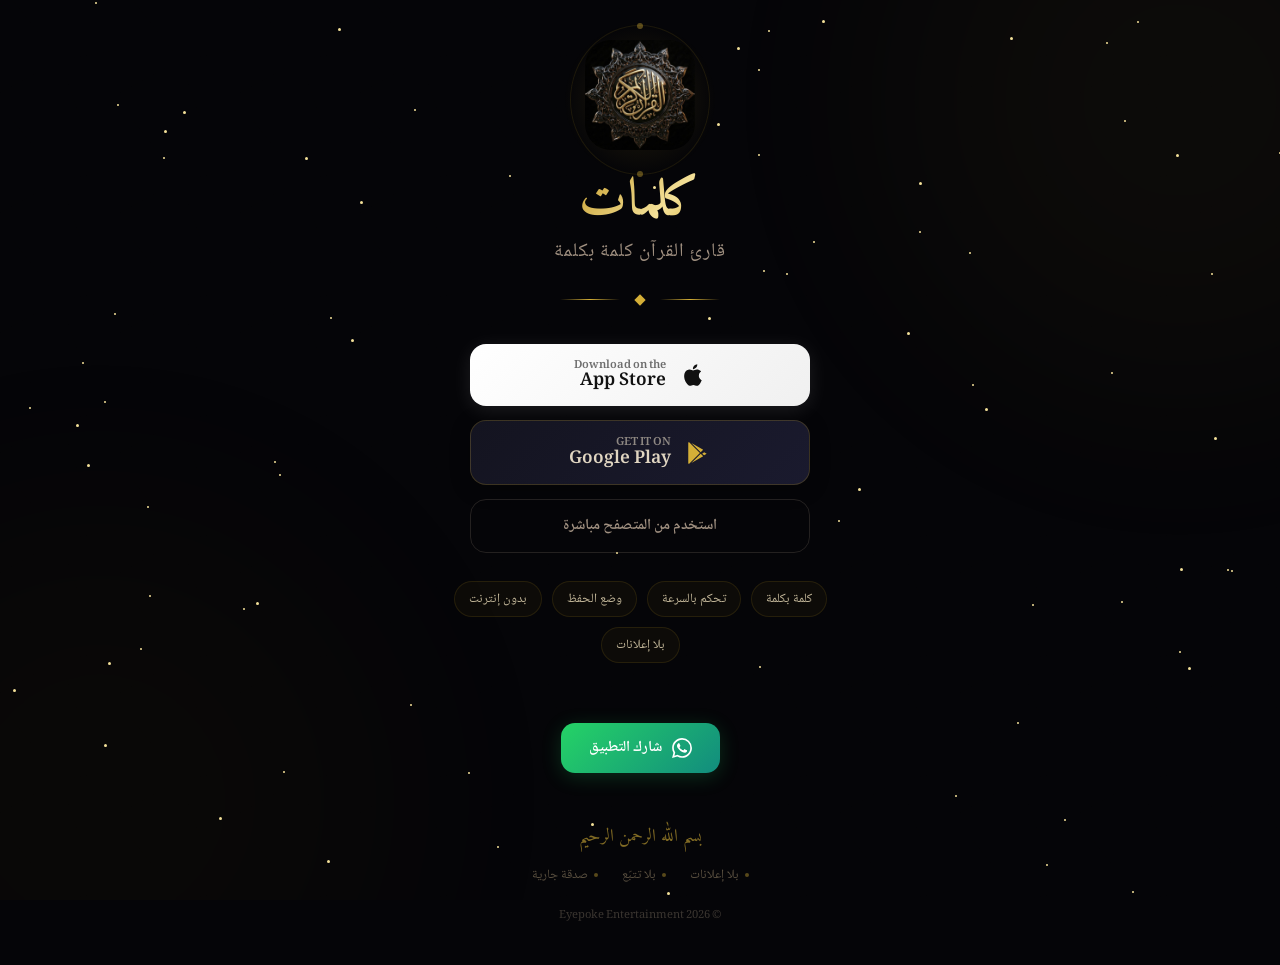
<file: download.html>
<!DOCTYPE html>
<html lang="ar" dir="rtl">
<head>
    <meta charset="UTF-8">
    <meta name="viewport" content="width=device-width, initial-scale=1.0">
    <title>كلمات - قارئ القرآن كلمة بكلمة | Kalimat</title>
    <meta name="description" content="اختم القرآن كاملاً في ٧ ساعات فقط بتقنية القراءة السريعة — كلمة بكلمة بسرعتك. بلا إعلانات ولا تتبّع. صدقة جارية.">
    <meta property="og:title" content="كلمات — أول تطبيق قراءة سريعة مصمم خصيصاً للقرآن الكريم">
    <meta property="og:description" content="اختم القرآن كاملاً في ٧ ساعات فقط بتقنية القراءة السريعة — كلمة بكلمة بسرعتك. بلا إعلانات ولا تتبّع. صدقة جارية.">
    <meta property="og:image" content="https://quranic-reader.vercel.app/og-image.jpg">
    <meta property="og:image:width" content="1200">
    <meta property="og:image:height" content="630">
    <meta property="og:url" content="https://quranic-reader.vercel.app/download.html">
    <meta property="og:type" content="website">
    <link href="https://fonts.googleapis.com/css2?family=Amiri:wght@400;700&family=Noto+Naskh+Arabic:wght@400;600;700&display=swap" rel="stylesheet">
    <style>
        @keyframes fadeUp { from { opacity:0; transform:translateY(30px); } to { opacity:1; transform:translateY(0); } }
        @keyframes fadeIn { from { opacity:0; } to { opacity:1; } }
        @keyframes float { 0%,100% { transform:translateY(0); } 50% { transform:translateY(-8px); } }
        @keyframes shimmer { 0% { background-position:-200% center; } 100% { background-position:200% center; } }
        @keyframes pulseGlow { 0%,100% { box-shadow:0 0 30px rgba(212,175,37,0.1); } 50% { box-shadow:0 0 50px rgba(212,175,37,0.25); } }
        @keyframes starTwinkle { 0%,100% { opacity:0.2; } 50% { opacity:0.8; } }
        @keyframes rotate { from { transform:rotate(0deg); } to { transform:rotate(360deg); } }
        * { margin:0; padding:0; box-sizing:border-box; }
        body { background:#050508; color:#e0d5c1; font-family:'Noto Naskh Arabic','Amiri',serif; min-height:100vh; overflow-x:hidden; }
        .sky { position:fixed; inset:0; overflow:hidden; z-index:0; }
        .star { position:absolute; width:2px; height:2px; background:#f4e199; border-radius:50%; animation:starTwinkle var(--dur) ease-in-out infinite; animation-delay:var(--delay); }
        .nebula { position:absolute; width:600px; height:600px; border-radius:50%; filter:blur(120px); opacity:0.04; }
        .nebula-1 { background:#d4af37; top:-200px; right:-200px; }
        .nebula-2 { background:#8b6914; bottom:-200px; left:-200px; }
        .pattern-overlay { position:fixed; inset:0; z-index:1; opacity:0.015; background-image:repeating-conic-gradient(from 0deg at 50% 50%, transparent 0deg, transparent 80deg, rgba(212,175,37,0.5) 80deg, transparent 80.5deg); background-size:120px 120px; }
        .page { position:relative; z-index:2; min-height:100vh; display:flex; flex-direction:column; align-items:center; justify-content:center; padding:40px 24px; }
        .ornament { display:flex; align-items:center; gap:16px; margin:28px 0; opacity:0; animation:fadeIn 1s ease forwards; animation-delay:0.4s; }
        .ornament-line { width:60px; height:1px; background:linear-gradient(90deg, transparent, #d4af37, transparent); }
        .ornament-diamond { width:8px; height:8px; background:#d4af37; transform:rotate(45deg); }
        .icon-wrapper { position:relative; margin-bottom:8px; animation:fadeUp 0.8s ease forwards; animation-delay:0.1s; opacity:0; }
        .icon-glow { position:absolute; inset:-20px; background:radial-gradient(circle, rgba(212,175,37,0.15), transparent 70%); border-radius:50%; animation:pulseGlow 4s ease-in-out infinite; }
        .icon-ring { position:absolute; inset:-15px; border:1px solid rgba(212,175,37,0.1); border-radius:50%; animation:rotate 30s linear infinite; }
        .icon-ring::before, .icon-ring::after { content:''; position:absolute; width:6px; height:6px; background:#d4af37; border-radius:50%; opacity:0.4; }
        .icon-ring::before { top:-3px; left:50%; transform:translateX(-50%); }
        .icon-ring::after { bottom:-3px; left:50%; transform:translateX(-50%); }
        .icon { position:relative; width:110px; height:110px; border-radius:26px; z-index:1; animation:float 6s ease-in-out infinite; }
        .title { font-family:'Amiri',serif; font-size:3.2rem; font-weight:700; letter-spacing:2px; background:linear-gradient(135deg, #c49b2a 0%, #f4e199 40%, #d4af37 60%, #a07c1c 100%); background-size:200% auto; -webkit-background-clip:text; -webkit-text-fill-color:transparent; background-clip:text; animation:fadeUp 0.8s ease forwards, shimmer 4s linear infinite; animation-delay:0.2s; opacity:0; line-height:1.3; }
        .subtitle { font-size:1.2rem; color:#a09080; letter-spacing:1px; animation:fadeUp 0.8s ease forwards; animation-delay:0.3s; opacity:0; }
        .ayah { margin:32px 0 8px; padding:20px 32px; position:relative; animation:fadeUp 0.8s ease forwards; animation-delay:0.5s; opacity:0; }
        .ayah-text { font-family:'Amiri',serif; font-size:1.35rem; color:#d4af37; line-height:2; }
        .ayah-ref { font-size:0.85rem; color:#6a5d4a; margin-top:6px; }
        .buttons { display:flex; flex-direction:column; gap:14px; width:100%; max-width:340px; margin-top:12px; animation:fadeUp 0.8s ease forwards; animation-delay:0.6s; opacity:0; }
        .btn { display:flex; align-items:center; justify-content:center; gap:14px; padding:16px 28px; border-radius:16px; text-decoration:none; font-family:'Noto Naskh Arabic',serif; font-size:1.1rem; font-weight:600; transition:all 0.3s cubic-bezier(0.4,0,0.2,1); position:relative; overflow:hidden; }
        .btn:hover { transform:translateY(-2px); }
        .btn:active { transform:scale(0.97); }
        .btn svg { width:26px; height:26px; flex-shrink:0; }
        .btn-apple { background:linear-gradient(135deg, #ffffff, #f0f0f0); color:#111; box-shadow:0 4px 20px rgba(255,255,255,0.1); }
        .btn-apple:hover { box-shadow:0 8px 32px rgba(255,255,255,0.15); }
        .btn-google { background:linear-gradient(135deg, #141420, #1a1a2e); color:#e0d5c1; border:1px solid rgba(212,175,37,0.2); box-shadow:0 4px 20px rgba(0,0,0,0.3); }
        .btn-google:hover { border-color:rgba(212,175,37,0.4); box-shadow:0 8px 32px rgba(212,175,37,0.1); }
        .btn-web { background:transparent; color:#a09080; border:1px solid rgba(160,144,128,0.2); font-size:0.95rem; padding:13px 28px; }
        .btn-web:hover { border-color:rgba(160,144,128,0.4); color:#d4af37; }
        .btn-label-sm { font-size:0.7rem; opacity:0.6; display:block; line-height:1; margin-bottom:2px; }
        .btn-label-lg { font-size:1.1rem; line-height:1; }
        .btn-text { display:flex; flex-direction:column; align-items:flex-start; }
        .features { display:flex; flex-wrap:wrap; justify-content:center; gap:10px; margin:28px 0; max-width:380px; animation:fadeUp 0.8s ease forwards; animation-delay:0.7s; opacity:0; }
        .pill { padding:6px 14px; border-radius:20px; border:1px solid rgba(212,175,37,0.12); background:rgba(212,175,37,0.04); color:#c4b89a; font-size:0.8rem; white-space:nowrap; }
        .share-section { margin-top:32px; animation:fadeUp 0.8s ease forwards; animation-delay:0.8s; opacity:0; }
        .share-btn { display:inline-flex; align-items:center; gap:10px; padding:12px 28px; border-radius:14px; background:linear-gradient(135deg, #25D366, #128C7E); color:#fff; text-decoration:none; font-size:0.95rem; font-weight:600; cursor:pointer; border:none; font-family:inherit; transition:all 0.3s; box-shadow:0 4px 20px rgba(37,211,102,0.2); }
        .share-btn:hover { transform:translateY(-2px); box-shadow:0 8px 32px rgba(37,211,102,0.3); }
        .share-btn:active { transform:scale(0.97); }
        .share-btn svg { width:20px; height:20px; }
        .footer { margin-top:48px; text-align:center; animation:fadeIn 1s ease forwards; animation-delay:0.9s; opacity:0; }
        .basmala { font-family:'Amiri',serif; font-size:1.1rem; color:#d4af37; opacity:0.6; margin-bottom:12px; }
        .promise { display:flex; justify-content:center; gap:24px; flex-wrap:wrap; }
        .promise-item { font-size:0.8rem; color:#5a5040; display:flex; align-items:center; gap:6px; }
        .promise-dot { width:4px; height:4px; border-radius:50%; background:#d4af37; opacity:0.4; }
        .copyright { margin-top:20px; font-size:0.7rem; color:#3a3530; }
        @media (max-width:400px) { .title { font-size:2.6rem; } .subtitle { font-size:1rem; } .ayah-text { font-size:1.15rem; } .ornament-line { width:40px; } .promise { gap:16px; } }
    </style>
</head>
<body>
    <div class="sky" id="sky"><div class="nebula nebula-1"></div><div class="nebula nebula-2"></div></div>
    <div class="pattern-overlay"></div>
    <div class="page">
        <div class="icon-wrapper">
            <div class="icon-glow"></div>
            <div class="icon-ring"></div>
            <img class="icon" src="icons/icon-512.png" alt="كلمات">
        </div>
        <h1 class="title">كلمات</h1>
        <p class="subtitle">قارئ القرآن كلمة بكلمة</p>
        <div class="ornament"><div class="ornament-line"></div><div class="ornament-diamond"></div><div class="ornament-line"></div></div>

        <div class="buttons">
            <a class="btn btn-apple" id="appleBtn" href="#" style="display:none;">
                <svg viewBox="0 0 24 24" fill="currentColor"><path d="M18.71 19.5c-.83 1.24-1.71 2.45-3.05 2.47-1.34.03-1.77-.79-3.29-.79-1.53 0-2 .77-3.27.82-1.31.05-2.3-1.32-3.14-2.53C4.25 17 2.94 12.45 4.7 9.39c.87-1.52 2.43-2.48 4.12-2.51 1.28-.02 2.5.87 3.29.87.78 0 2.26-1.07 3.8-.91.65.03 2.47.26 3.64 1.98-.09.06-2.17 1.28-2.15 3.81.03 3.02 2.65 4.03 2.68 4.04-.03.07-.42 1.44-1.38 2.83M13 3.5c.73-.83 1.94-1.46 2.94-1.5.13 1.17-.34 2.35-1.04 3.19-.69.85-1.83 1.51-2.95 1.42-.15-1.15.41-2.35 1.05-3.11z"/></svg>
                <div class="btn-text"><span class="btn-label-sm">Download on the</span><span class="btn-label-lg">App Store</span></div>
            </a>
            <a class="btn btn-google" id="googleBtn" href="#" style="display:none;">
                <svg viewBox="0 0 24 24" fill="#d4af37"><path d="M3.609 1.814L13.792 12 3.61 22.186a.996.996 0 0 1-.61-.92V2.734a1 1 0 0 1 .609-.92zm10.89 10.893l2.302 2.302-10.937 6.333 8.635-8.635zm3.199-1.4l2.302 1.332-2.302 1.332-1.838-1.332 1.838-1.332zM5.864 2.658L16.8 8.99l-2.302 2.302-8.634-8.634z"/></svg>
                <div class="btn-text"><span class="btn-label-sm">GET IT ON</span><span class="btn-label-lg">Google Play</span></div>
            </a>
            <a class="btn btn-web" href="/">استخدم من المتصفح مباشرة</a>
        </div>
        <div class="features">
            <span class="pill">كلمة بكلمة</span>
            <span class="pill">تحكم بالسرعة</span>
            <span class="pill">وضع الحفظ</span>
            <span class="pill">بدون إنترنت</span>
            <span class="pill">بلا إعلانات</span>
        </div>
        <div class="share-section">
            <button class="share-btn" id="shareBtn">
                <svg viewBox="0 0 24 24" fill="currentColor"><path d="M17.472 14.382c-.297-.149-1.758-.867-2.03-.967-.273-.099-.471-.148-.67.15-.197.297-.767.966-.94 1.164-.173.199-.347.223-.644.075-.297-.15-1.255-.463-2.39-1.475-.883-.788-1.48-1.761-1.653-2.059-.173-.297-.018-.458.13-.606.134-.133.298-.347.446-.52.149-.174.198-.298.298-.497.099-.198.05-.371-.025-.52-.075-.149-.669-1.612-.916-2.207-.242-.579-.487-.5-.669-.51-.173-.008-.371-.01-.57-.01-.198 0-.52.074-.792.372-.272.297-1.04 1.016-1.04 2.479 0 1.462 1.065 2.875 1.213 3.074.149.198 2.096 3.2 5.077 4.487.709.306 1.262.489 1.694.625.712.227 1.36.195 1.871.118.571-.085 1.758-.719 2.006-1.413.248-.694.248-1.289.173-1.413-.074-.124-.272-.198-.57-.347m-5.421 7.403h-.004a9.87 9.87 0 01-5.031-1.378l-.361-.214-3.741.982.998-3.648-.235-.374a9.86 9.86 0 01-1.51-5.26c.001-5.45 4.436-9.884 9.888-9.884 2.64 0 5.122 1.03 6.988 2.898a9.825 9.825 0 012.893 6.994c-.003 5.45-4.437 9.884-9.885 9.884m8.413-18.297A11.815 11.815 0 0012.05 0C5.495 0 .16 5.335.157 11.892c0 2.096.547 4.142 1.588 5.945L.057 24l6.305-1.654a11.882 11.882 0 005.683 1.448h.005c6.554 0 11.89-5.335 11.893-11.893a11.821 11.821 0 00-3.48-8.413z"/></svg>
                شارك التطبيق
            </button>
        </div>
        <div class="footer">
            <div class="basmala">بسم الله الرحمن الرحيم</div>
            <div class="promise">
                <span class="promise-item"><span class="promise-dot"></span>بلا إعلانات</span>
                <span class="promise-item"><span class="promise-dot"></span>بلا تتبّع</span>
                <span class="promise-item"><span class="promise-dot"></span>صدقة جارية</span>
            </div>
            <div class="copyright">&copy; 2026 Eyepoke Entertainment</div>
        </div>
    </div>
    <script>
        const sky=document.getElementById('sky');
        for(let i=0;i<80;i++){const s=document.createElement('div');s.className='star';s.style.left=Math.random()*100+'%';s.style.top=Math.random()*100+'%';s.style.setProperty('--dur',(2+Math.random()*4)+'s');s.style.setProperty('--delay',(Math.random()*4)+'s');if(Math.random()>0.7){s.style.width='3px';s.style.height='3px';}sky.appendChild(s);}
        const APPLE_URL='https://apps.apple.com/app/id6758982557';
        const GOOGLE_URL='https://play.google.com/store/apps/details?id=com.eyepoke.quranreader';
        const SHARE_URL='https://quran-reader.vercel.app/download';
        const ua=navigator.userAgent||'';
        const isIOS=/iPhone|iPad|iPod/i.test(ua);
        const isAndroid=/Android/i.test(ua);
        const appleBtn=document.getElementById('appleBtn');
        const googleBtn=document.getElementById('googleBtn');
        if(isIOS){appleBtn.href=APPLE_URL;appleBtn.style.display='flex';googleBtn.href=GOOGLE_URL;googleBtn.style.display='flex';}
        else if(isAndroid){googleBtn.href=GOOGLE_URL;googleBtn.style.display='flex';appleBtn.href=APPLE_URL;appleBtn.style.display='flex';googleBtn.parentElement.insertBefore(googleBtn,appleBtn);}
        else{appleBtn.href=APPLE_URL;appleBtn.style.display='flex';googleBtn.href=GOOGLE_URL;googleBtn.style.display='flex';}
        document.getElementById('shareBtn').addEventListener('click',function(){const text='كلمات - قارئ القرآن كلمة بكلمة\n\nتدبّر القرآن كلمة بكلمة بسرعتك\nبلا إعلانات · بلا تتبّع · صدقة جارية\n\n'+SHARE_URL;window.open('https://wa.me/?text='+encodeURIComponent(text),'_blank');});
    </script>
</body>
</html>
</file>
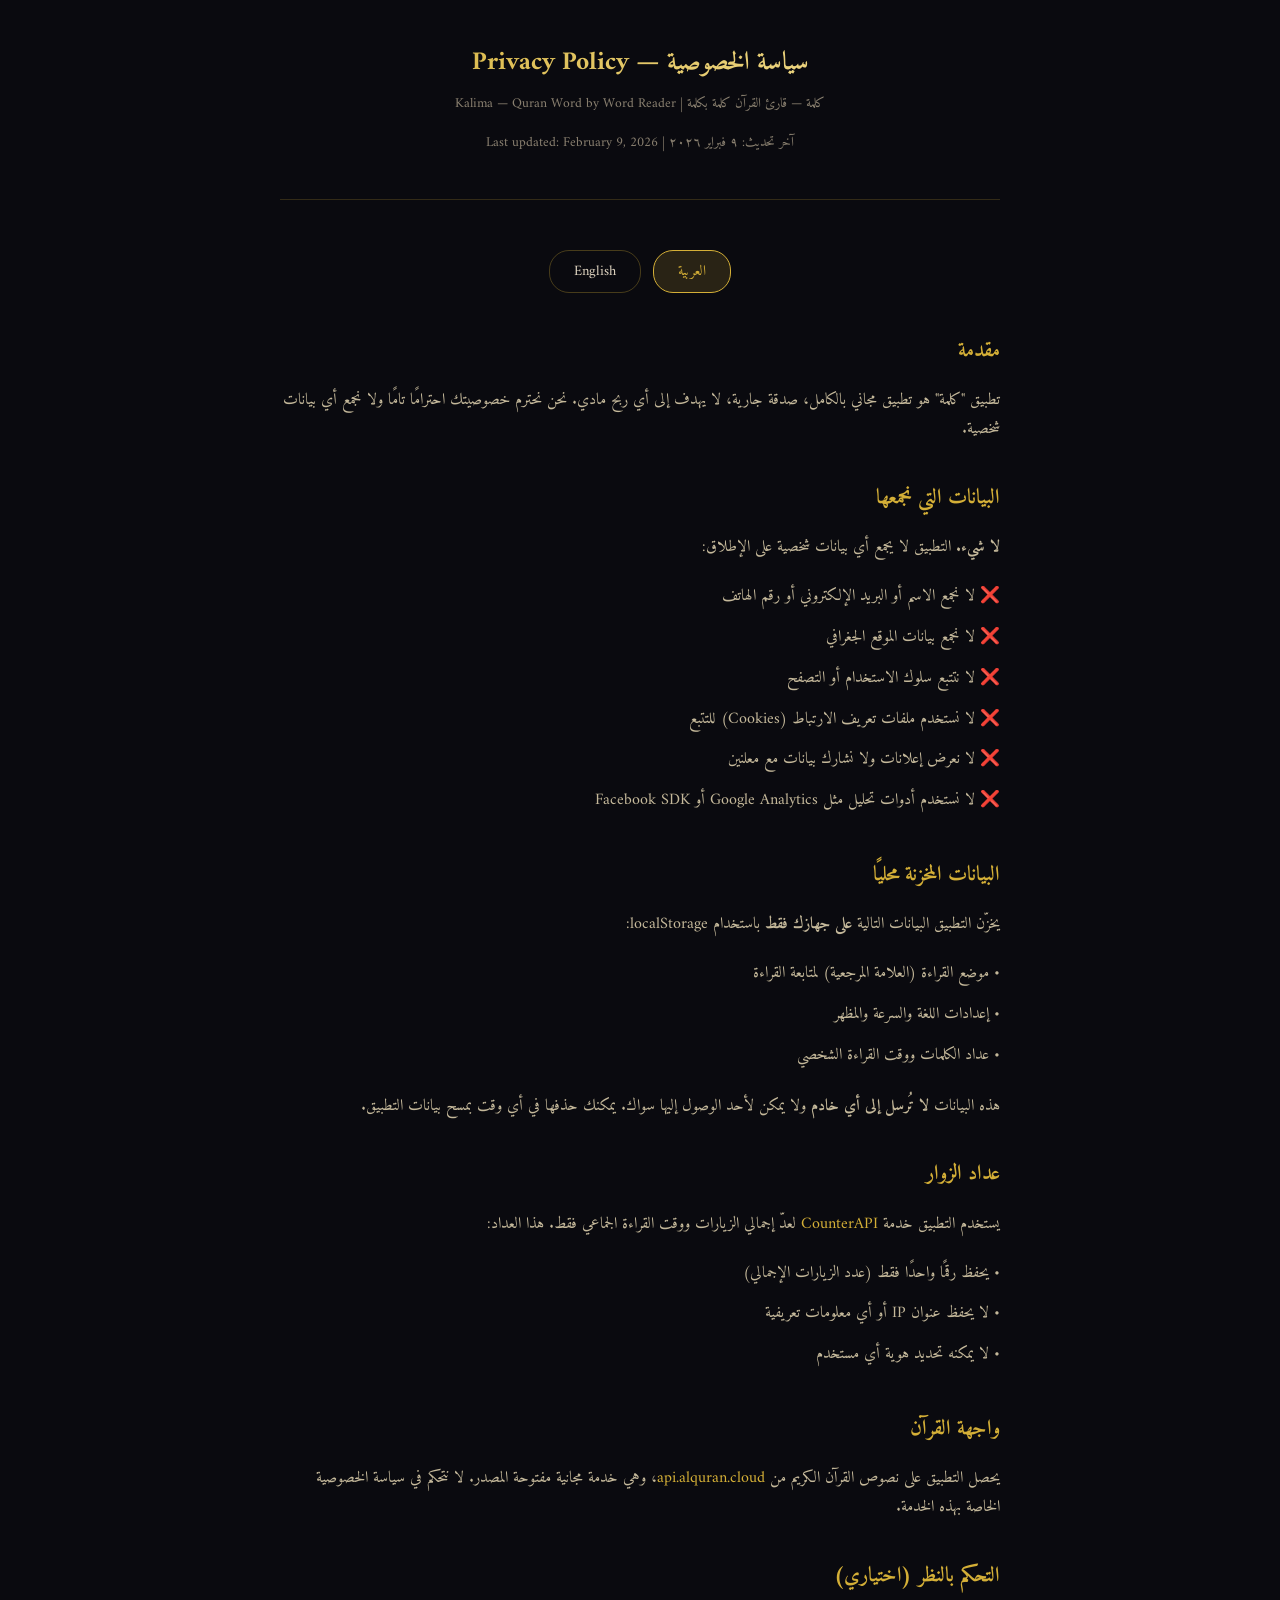
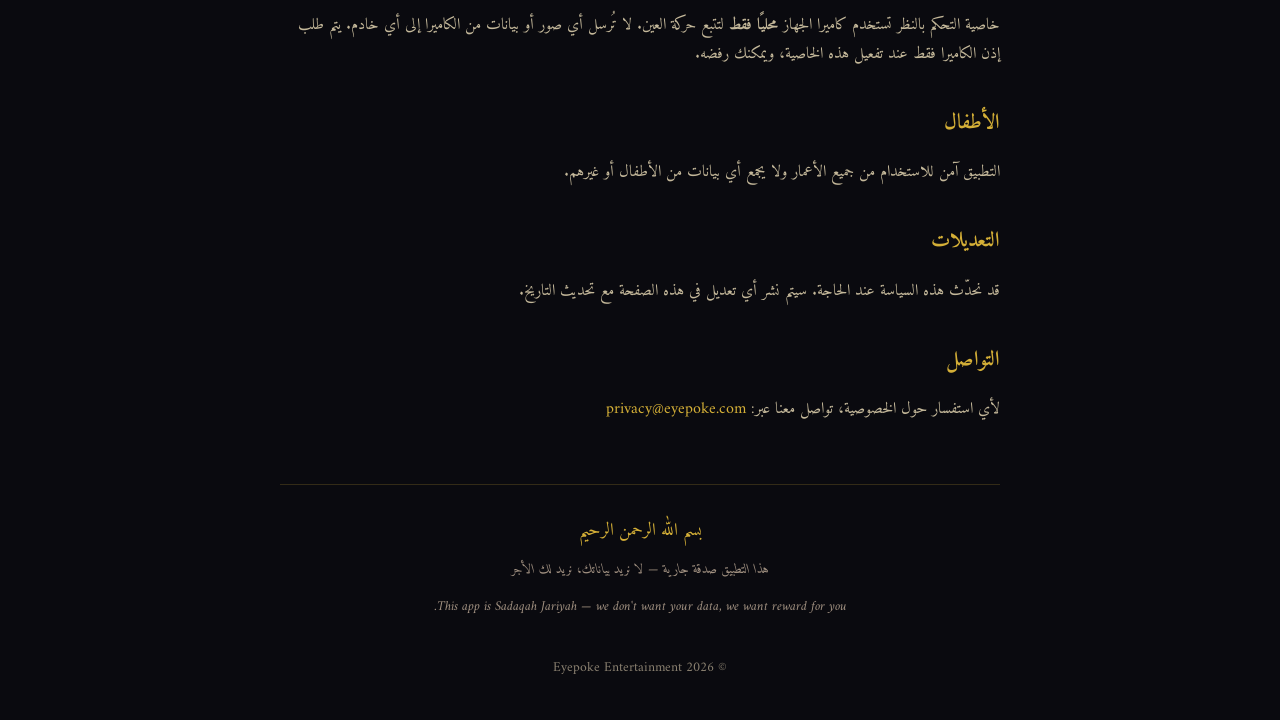
<file: PRIVACY_POLICY.html>
<!DOCTYPE html>
<html lang="ar" dir="rtl">
<head>
    <meta charset="UTF-8">
    <meta name="viewport" content="width=device-width, initial-scale=1.0">
    <title>سياسة الخصوصية — كلمة | Privacy Policy — Kalima</title>
    <link href="https://fonts.googleapis.com/css2?family=Amiri:wght@400;700&family=Inter:wght@400;600&display=swap" rel="stylesheet">
    <style>
        * { margin: 0; padding: 0; box-sizing: border-box; }
        body {
            background: #0a0a0f;
            color: #e0d5c1;
            font-family: 'Amiri', 'Inter', sans-serif;
            line-height: 1.8;
            padding: 40px 20px;
        }
        .container {
            max-width: 720px;
            margin: 0 auto;
        }
        .header {
            text-align: center;
            margin-bottom: 50px;
            padding-bottom: 30px;
            border-bottom: 1px solid rgba(212,175,55,0.2);
        }
        .header img {
            width: 72px;
            height: 72px;
            border-radius: 16px;
            margin-bottom: 16px;
        }
        .header h1 {
            font-size: 1.6rem;
            background: linear-gradient(135deg, #d4af37, #f4e199);
            -webkit-background-clip: text;
            -webkit-text-fill-color: transparent;
            background-clip: text;
            margin-bottom: 6px;
        }
        .header p {
            color: #8a8070;
            font-size: 0.85rem;
        }
        .lang-switch {
            display: flex;
            justify-content: center;
            gap: 12px;
            margin-bottom: 40px;
        }
        .lang-btn {
            padding: 8px 24px;
            border: 1px solid rgba(212,175,55,0.3);
            border-radius: 20px;
            background: transparent;
            color: #e0d5c1;
            cursor: pointer;
            font-family: inherit;
            font-size: 0.9rem;
            transition: all 0.3s;
        }
        .lang-btn.active {
            background: rgba(212,175,55,0.15);
            border-color: #d4af37;
            color: #d4af37;
        }
        .section { display: none; }
        .section.active { display: block; }
        h2 {
            color: #d4af37;
            font-size: 1.3rem;
            margin: 36px 0 16px;
        }
        h2:first-child { margin-top: 0; }
        h3 {
            color: #f4e199;
            font-size: 1.05rem;
            margin: 28px 0 12px;
        }
        p {
            margin-bottom: 14px;
            color: #c4b89a;
        }
        .no-list {
            list-style: none;
            padding: 0;
            margin: 0 0 16px;
        }
        .no-list li {
            padding: 6px 0;
            color: #c4b89a;
        }
        a {
            color: #d4af37;
            text-decoration: none;
        }
        a:hover { text-decoration: underline; }
        .footer {
            text-align: center;
            margin-top: 60px;
            padding-top: 30px;
            border-top: 1px solid rgba(212,175,55,0.2);
            color: #8a8070;
            font-size: 0.85rem;
        }
        .footer .basmala {
            font-family: 'Amiri', serif;
            font-size: 1.1rem;
            color: #d4af37;
            margin-bottom: 12px;
        }
        .footer .sadaqah {
            margin: 12px 0;
            color: #a09080;
            font-style: italic;
        }
    </style>
</head>
<body>
    <div class="container">
        <div class="header">
            <h1>سياسة الخصوصية — Privacy Policy</h1>
            <p>كلمة — قارئ القرآن كلمة بكلمة | Kalima — Quran Word by Word Reader</p>
            <p>آخر تحديث: ٩ فبراير ٢٠٢٦ | Last updated: February 9, 2026</p>
        </div>

        <div class="lang-switch">
            <button class="lang-btn active" onclick="switchLang('ar')">العربية</button>
            <button class="lang-btn" onclick="switchLang('en')">English</button>
        </div>

        <!-- ARABIC -->
        <div class="section active" id="sec-ar">
            <h2>مقدمة</h2>
            <p>تطبيق "كلمة" هو تطبيق مجاني بالكامل، صدقة جارية، لا يهدف إلى أي ربح مادي. نحن نحترم خصوصيتك احترامًا تامًا ولا نجمع أي بيانات شخصية.</p>

            <h2>البيانات التي نجمعها</h2>
            <p><strong>لا شيء.</strong> التطبيق لا يجمع أي بيانات شخصية على الإطلاق:</p>
            <ul class="no-list">
                <li>❌ لا نجمع الاسم أو البريد الإلكتروني أو رقم الهاتف</li>
                <li>❌ لا نجمع بيانات الموقع الجغرافي</li>
                <li>❌ لا نتتبع سلوك الاستخدام أو التصفح</li>
                <li>❌ لا نستخدم ملفات تعريف الارتباط (Cookies) للتتبع</li>
                <li>❌ لا نعرض إعلانات ولا نشارك بيانات مع معلنين</li>
                <li>❌ لا نستخدم أدوات تحليل مثل Google Analytics أو Facebook SDK</li>
            </ul>

            <h2>البيانات المخزنة محليًا</h2>
            <p>يخزّن التطبيق البيانات التالية <strong>على جهازك فقط</strong> باستخدام localStorage:</p>
            <ul class="no-list">
                <li>• موضع القراءة (العلامة المرجعية) لمتابعة القراءة</li>
                <li>• إعدادات اللغة والسرعة والمظهر</li>
                <li>• عداد الكلمات ووقت القراءة الشخصي</li>
            </ul>
            <p>هذه البيانات <strong>لا تُرسل إلى أي خادم</strong> ولا يمكن لأحد الوصول إليها سواك. يمكنك حذفها في أي وقت بمسح بيانات التطبيق.</p>

            <h2>عداد الزوار</h2>
            <p>يستخدم التطبيق خدمة <a href="https://counterapi.dev" target="_blank">CounterAPI</a> لعدّ إجمالي الزيارات ووقت القراءة الجماعي فقط. هذا العداد:</p>
            <ul class="no-list">
                <li>• يحفظ رقمًا واحدًا فقط (عدد الزيارات الإجمالي)</li>
                <li>• لا يحفظ عنوان IP أو أي معلومات تعريفية</li>
                <li>• لا يمكنه تحديد هوية أي مستخدم</li>
            </ul>

            <h2>واجهة القرآن</h2>
            <p>يحصل التطبيق على نصوص القرآن الكريم من <a href="https://alquran.cloud/api" target="_blank">api.alquran.cloud</a>، وهي خدمة مجانية مفتوحة المصدر. لا نتحكم في سياسة الخصوصية الخاصة بهذه الخدمة.</p>

            <h2>التحكم بالنظر (اختياري)</h2>
            <p>خاصية التحكم بالنظر تستخدم كاميرا الجهاز <strong>محليًا فقط</strong> لتتبع حركة العين. لا تُرسل أي صور أو بيانات من الكاميرا إلى أي خادم. يتم طلب إذن الكاميرا فقط عند تفعيل هذه الخاصية، ويمكنك رفضه.</p>

            <h2>الأطفال</h2>
            <p>التطبيق آمن للاستخدام من جميع الأعمار ولا يجمع أي بيانات من الأطفال أو غيرهم.</p>

            <h2>التعديلات</h2>
            <p>قد نحدّث هذه السياسة عند الحاجة. سيتم نشر أي تعديل في هذه الصفحة مع تحديث التاريخ.</p>

            <h2>التواصل</h2>
            <p>لأي استفسار حول الخصوصية، تواصل معنا عبر: <a href="mailto:privacy@eyepoke.com">privacy@eyepoke.com</a></p>
        </div>

        <!-- ENGLISH -->
        <div class="section" id="sec-en">
            <h2>Introduction</h2>
            <p>"Kalima" is a completely free app, created as Sadaqah Jariyah (ongoing charity), with no commercial intent. We fully respect your privacy and collect zero personal data.</p>

            <h2>Data We Collect</h2>
            <p><strong>None.</strong> The app does not collect any personal data whatsoever:</p>
            <ul class="no-list">
                <li>❌ No name, email, or phone number collection</li>
                <li>❌ No location tracking</li>
                <li>❌ No usage or browsing behavior tracking</li>
                <li>❌ No tracking cookies</li>
                <li>❌ No advertisements or data sharing with advertisers</li>
                <li>❌ No analytics tools (no Google Analytics, no Facebook SDK)</li>
            </ul>

            <h2>Locally Stored Data</h2>
            <p>The app stores the following data <strong>only on your device</strong> using localStorage:</p>
            <ul class="no-list">
                <li>• Reading position (bookmark) to resume reading</li>
                <li>• Language, speed, and theme preferences</li>
                <li>• Personal word count and reading time</li>
            </ul>
            <p>This data is <strong>never sent to any server</strong> and only you can access it. You can delete it anytime by clearing the app's data.</p>

            <h2>Visitor Counter</h2>
            <p>The app uses <a href="https://counterapi.dev" target="_blank">CounterAPI</a> solely to count total visits and collective reading time. This counter:</p>
            <ul class="no-list">
                <li>• Stores only a single number (total visit count)</li>
                <li>• Does not store IP addresses or any identifying information</li>
                <li>• Cannot identify any individual user</li>
            </ul>

            <h2>Quran Data</h2>
            <p>The app retrieves Quran text from <a href="https://alquran.cloud/api" target="_blank">api.alquran.cloud</a>, a free open-source service. We do not control the privacy policy of this third-party service.</p>

            <h2>Eye Tracking (Optional)</h2>
            <p>The eye-tracking feature uses the device camera <strong>locally only</strong> to track eye movement. No images or camera data are ever sent to any server. Camera permission is only requested when you enable this feature, and you can decline it.</p>

            <h2>Children</h2>
            <p>The app is safe for all ages and does not collect any data from children or anyone else.</p>

            <h2>Changes</h2>
            <p>We may update this policy as needed. Any changes will be posted on this page with an updated date.</p>

            <h2>Contact</h2>
            <p>For any privacy inquiries, contact us at: <a href="mailto:privacy@eyepoke.com">privacy@eyepoke.com</a></p>
        </div>

        <div class="footer">
            <div class="basmala">بسم الله الرحمن الرحيم</div>
            <div class="sadaqah">هذا التطبيق صدقة جارية — لا نريد بياناتك، نريد لك الأجر</div>
            <div class="sadaqah">This app is Sadaqah Jariyah — we don't want your data, we want reward for you.</div>
            <br>
            <div>© 2026 Eyepoke Entertainment</div>
        </div>
    </div>

    <script>
        function switchLang(lang) {
            document.querySelectorAll('.section').forEach(s => s.classList.remove('active'));
            document.getElementById('sec-' + lang).classList.add('active');
            document.querySelectorAll('.lang-btn').forEach(b => b.classList.remove('active'));
            event.target.classList.add('active');
            document.documentElement.dir = lang === 'ar' ? 'rtl' : 'ltr';
            document.documentElement.lang = lang;
        }
    </script>
</body>
</html>
</file>
